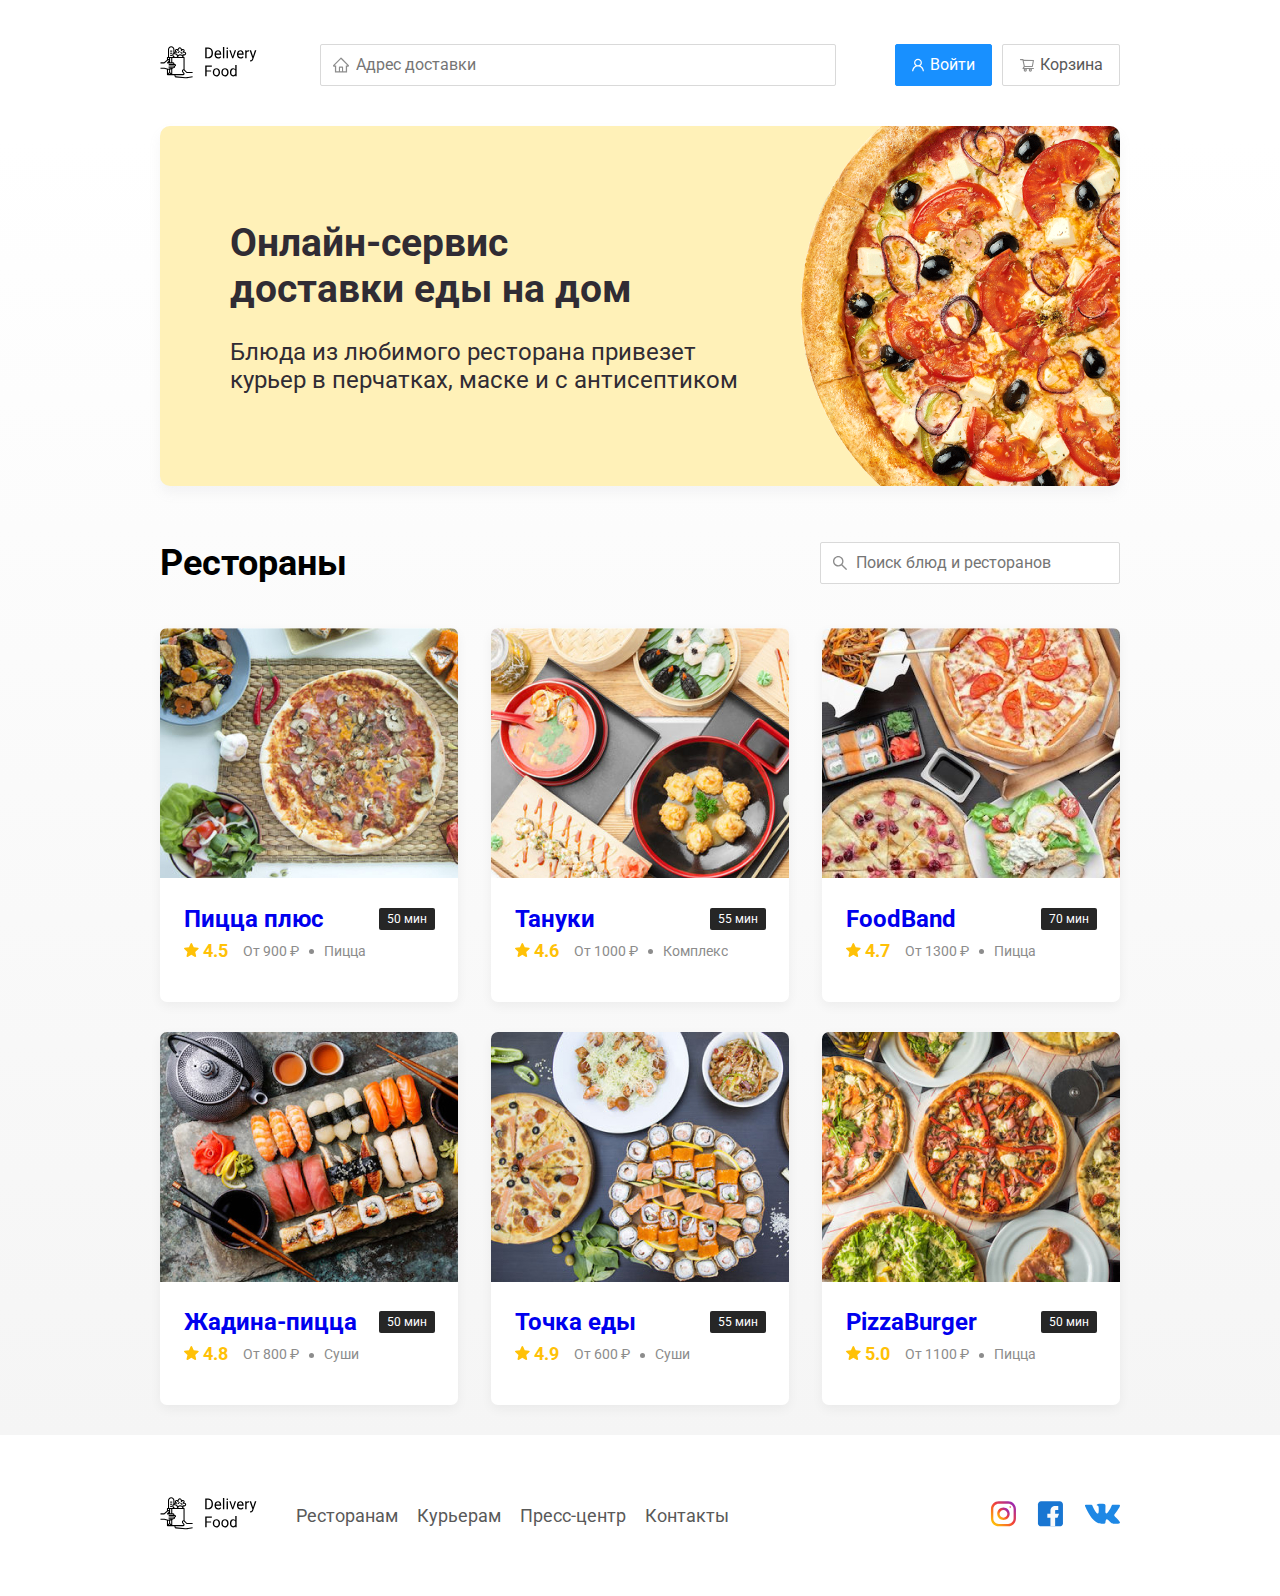
<file: index.html>
<!DOCTYPE html>
<html lang="ru">
<head>
    <meta charset="UTF-8">
    <meta name="viewport" content="width=device-width, initial-scale=1.0">
    <title>Delivery food - доставка еды на дом</title>
    <link href="https://fonts.googleapis.com/css?family=Roboto:400,700&display=swap&subset=cyrillic" rel="stylesheet">
    <link rel="stylesheet" href="css/normalize.css">
    <link rel="stylesheet" href="css/style.css">
</head>
<body>
    <div class="container">
        <header class="header">
            <a href="index.html"><img src="img/logo.svg" alt="logo" class="logo"></a>
            <input type="text" class="input input-address" placeholder="Адрес доставки">
            <div class="buttons">
                <button class="button button-primary">
                    <img src="img/user.svg" alt="user" class="button-icon">
                    <span class="button-text">Войти</span>
                </button>
                <button class="button">
                    <img src="img/shopping-cart.svg" alt="shopping-cart" class="button-icon">
                    <span class="button-text">Корзина</span>
                </button>
            </div>
        </header>
    </div>
    <!-- container -->
    <main class="main">
        <div class="container">
          <section class="promo">
              <h1 class="promo-title">Онлайн-сервис <br/>доставки еды на дом</h1>
              <p class="promo-text">Блюда из любимого ресторана привезет курьер в перчатках, маске и с антисептиком</p>
          </section>
          <section class="restaurants">
              <div class="section-heading">
                  <h2 class="section-title">Рестораны</h2>
                  <input type="text" class="input input-search" placeholder="Поиск блюд и ресторанов">
              </div>
              <div class="cards">
                  <a href="restaurant.html" class="card">
                      <img src="img/image.jpg" alt="image" class="card-image">
                      <div class="card-text">
                          <div class="card-heading">
                              <div class="card-title">Пицца плюс</div>
                              <div class="card-tag tag">50 мин</div>
                          </div>
                          <!-- /.card-heading -->
                          <div class="card-info">
                              <div class="rating"><img src="img/rating.svg" alt="rating" class="rating-star"> 4.5</div>
                              <div class="price">От 900 ₽</div>
                              <div class="category">Пицца</div>
                          </div>
                          <!-- /.card-info -->
                      </div>
                      <!-- /.card-text -->
                  </a>
                  <!-- /.card -->
  
                  <a href="restaurant.html" class="card">
                      <img src="img/image-2.jpg" alt="image" class="card-image">
                      <div class="card-text">
                          <div class="card-heading">
                              <div class="card-title">Тануки</div>
                              <div class="card-tag tag">55 мин</div>
                          </div>
                          <!-- /.card-heading -->
                          <div class="card-info">
                              <div class="rating"><img src="img/rating.svg" alt="rating" class="rating-star"> 4.6</div>
                              <div class="price">От 1000 ₽</div>
                              <div class="category">Комплекс</div>
                          </div>
                          <!-- /.card-info -->
                      </div>
                      <!-- /.card-text -->
                  </a>
                  <!-- /.card -->
                  
                  <a href="restaurant.html" class="card">
                      <img src="img/image-3.jpg" alt="image" class="card-image">
                      <div class="card-text">
                          <div class="card-heading">
                              <div class="card-title">FoodBand</div>
                              <div class="card-tag tag">70 мин</div>
                          </div>
                          <!-- /.card-heading -->
                          <div class="card-info">
                              <div class="rating"><img src="img/rating.svg" alt="rating" class="rating-star"> 4.7</div>
                              <div class="price">От 1300 ₽</div>
                              <div class="category">Пицца</div>
                          </div>
                          <!-- /.card-info -->
                      </div>
                      <!-- /.card-text -->
                  </a>
                  <!-- /.card -->
  
                  <a href="restaurant.html" class="card">
                      <img src="img/image-4.jpg" alt="image" class="card-image">
                      <div class="card-text">
                          <div class="card-heading">
                              <div class="card-title">Жадина-пицца</div>
                              <div class="card-tag tag">50 мин</div>
                          </div>
                          <!-- /.card-heading -->
                          <div class="card-info">
                              <div class="rating"><img src="img/rating.svg" alt="rating" class="rating-star"> 4.8</div>
                              <div class="price">От 800 ₽</div>
                              <div class="category">Суши</div>
                          </div>
                          <!-- /.card-info -->
                      </div>
                      <!-- /.card-text -->
                  </a>
                  <!-- /.card -->
  
                  <a href="restaurant.html" class="card">
                      <img src="img/image-5.jpg" alt="image" class="card-image">
                      <div class="card-text">
                          <div class="card-heading">
                              <div class="card-title">Точка еды</div>
                              <div class="card-tag tag">55 мин</div>
                          </div>
                          <!-- /.card-heading -->
                          <div class="card-info">
                              <div class="rating"><img src="img/rating.svg" alt="rating" class="rating-star"> 4.9</div>
                              <div class="price">От 600 ₽</div>
                              <div class="category">Суши</div>
                          </div>
                          <!-- /.card-info -->
                      </div>
                      <!-- /.card-text -->
                  </a>
                  <!-- /.card -->
  
                  <a href="restaurant.html" class="card">
                      <img src="img/image-6.jpg" alt="image" class="card-image">
                      <div class="card-text">
                          <div class="card-heading">
                              <div class="card-title">PizzaBurger</div>
                              <div class="card-tag tag">50 мин</div>
                          </div>
                          <!-- /.card-heading -->
                          <div class="card-info">
                              <div class="rating"><img src="img/rating.svg" alt="rating" class="rating-star"> 5.0</div>
                              <div class="price">От 1100 ₽</div>
                              <div class="category">Пицца</div>
                          </div>
                          <!-- /.card-info -->
                      </div>
                      <!-- /.card-text -->
                  </a>
                  <!-- /.card -->
  
              </div>
              <!-- /.cards -->
          </section>
        </div>
        <!-- /.container -->
    </main>
    <footer class="footer">
        <div class="container">
            <div class="footer-block">
                <a href="index.html"><img src="img/logo.svg" alt="logo" class="logo footer-logo"></a>
                <nav class="footer-nav">
                    <a href="#" class="footer-link">Ресторанам </a>
                    <a href="#" class="footer-link">Курьерам</a>
                    <a href="#" class="footer-link">Пресс-центр</a>
                    <a href="#" class="footer-link">Контакты</a>
                </nav>
                <div class="social-links">
                    <a href="#" class="social-link"><img src="img/instagram.svg" alt="instagram"></a>
                    <a href="#" class="social-link"><img src="img/fb.svg" alt="facebook"></a>
                    <a href="#" class="social-link"><img src="img/vk.svg" alt="vk.com"></a>
                </div>
            </div>
        </div>
    </footer>
</body>
</html>
</file>
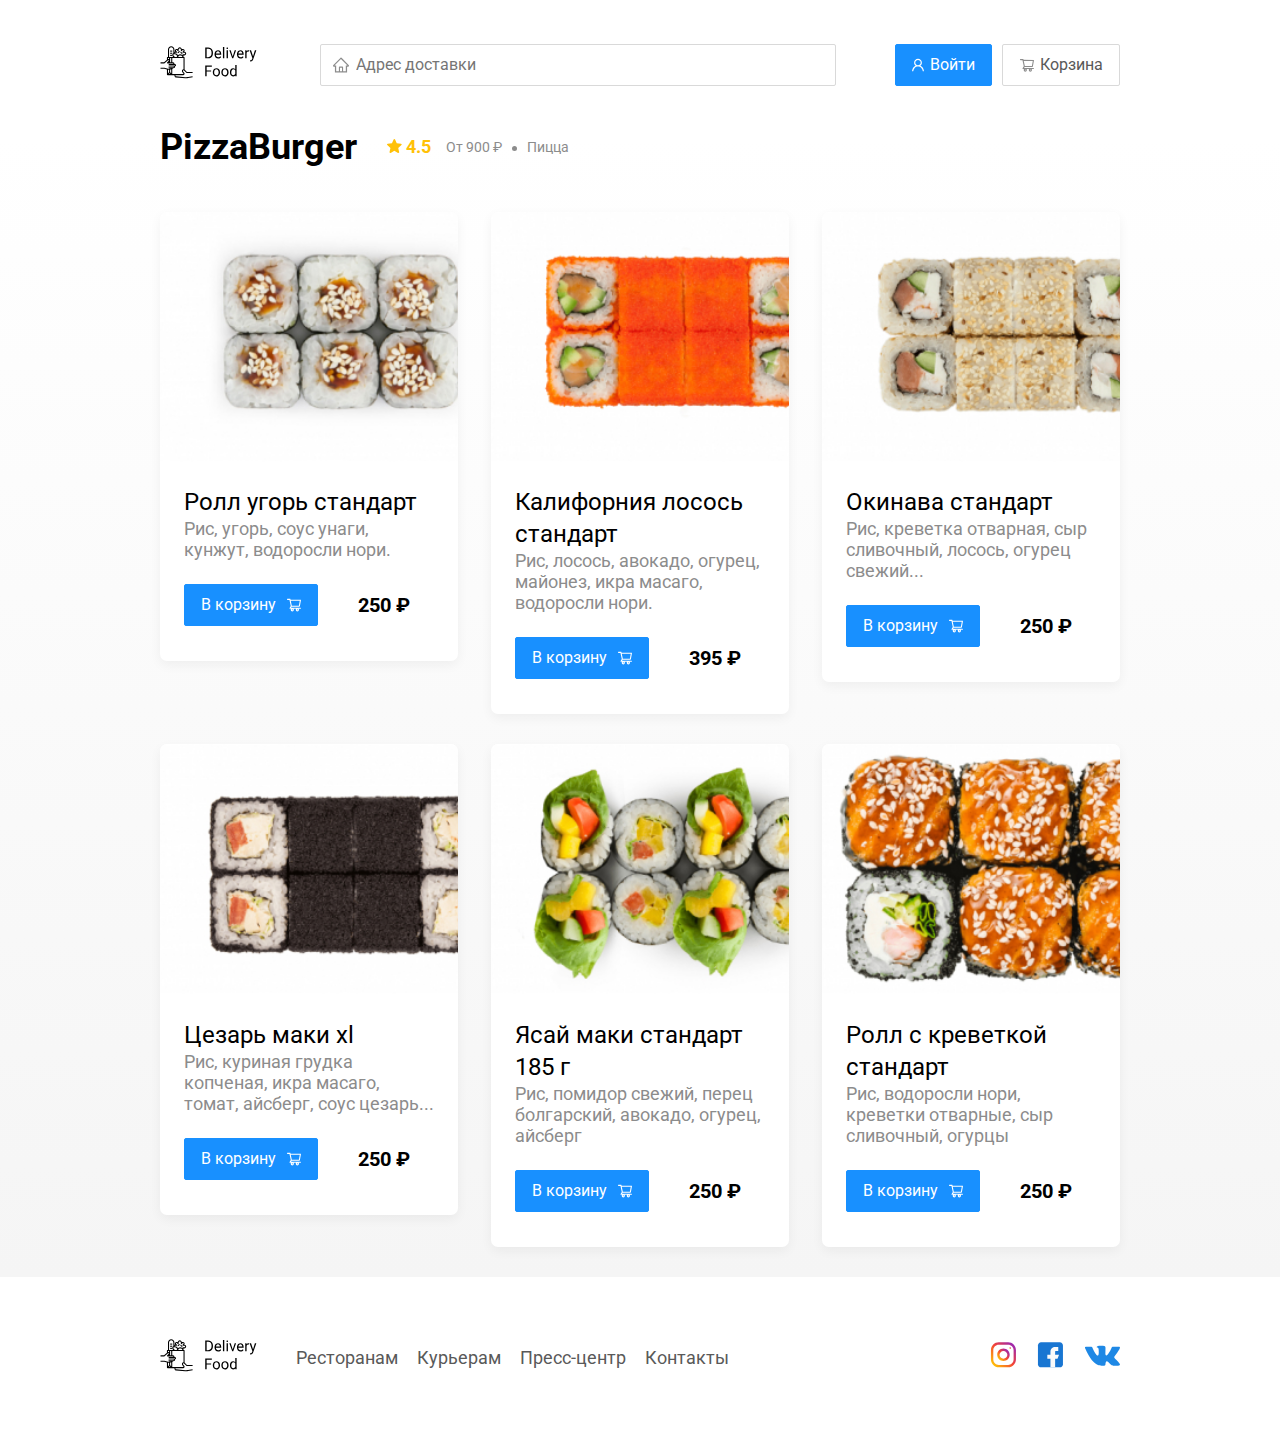
<file: restaurant.html>
<!DOCTYPE html>
<html lang="ru">
<head>
    <meta charset="UTF-8">
    <meta name="viewport" content="width=device-width, initial-scale=1.0">
    <title>PizzaBurger - доставка еды на дом</title>
    <link href="https://fonts.googleapis.com/css?family=Roboto:400,700&display=swap&subset=cyrillic" rel="stylesheet">
    <link rel="stylesheet" href="css/normalize.css">
    <link rel="stylesheet" href="css/animate.css">
    <link rel="stylesheet" href="css/style.css">
</head>
<body>
    <div class="container">
        <header class="header">
            <a href="index.html"><img src="img/logo.svg" alt="logo" class="logo"></a>
            <input type="text" class="input input-address" placeholder="Адрес доставки">
            <div class="buttons">
                <button class="button button-primary">
                    <img src="img/user.svg" alt="user" class="button-icon">
                    <span class="button-text">Войти</span>
                </button>
                <button class="button" id="cart-button">
                    <img src="img/shopping-cart.svg" alt="shopping-cart" class="button-icon">
                    <span class="button-text">Корзина</span>
                </button>
            </div>
        </header>
        <!-- header -->
    </div>
    <!-- container -->
    <main class="main">
        <div class="container">
          <section class="restaurants">
              <div class="section-heading">
                  <h2 class="section-title">PizzaBurger</h2>
                  <div class="card-info">
                    <div class="rating"><img src="img/rating.svg" alt="rating" class="rating-star"> 4.5</div>
                    <div class="price">От 900 ₽</div>
                    <div class="category">Пицца</div>
                  </div>
                  <!-- /.card-info -->
                </div>
              <div class="cards">
                  <div class="card wow fadeInUp" data-wow-delay="0.2s">
                      <img src="img/image_r.jpg" alt="image" class="card-image">
                      <div class="card-text">
                          <div class="card-heading">
                              <div class="card-title card-title-reg">Ролл угорь стандарт</div>
                          </div>
                          <!-- /.card-heading -->
                          <div class="card-info">
                              <div class="ingredients">Рис, угорь, соус унаги, кунжут, водоросли нори.</div>
                          </div>
                          <!-- /.card-info -->
                          <div class="card-buttons">
                              <button class="button button-primary">
                                  <span class="button-card-text">В корзину</span>
                                  <img src="img/shopping-cart-white.svg" alt="shopping-cart" class="button-card-image">
                              </button>
                              <strong class="card-price-bold">250 ₽</strong>
                          </div>
                      </div>
                      <!-- /.card-text -->
                  </div>
                  <!-- /.card -->
  
                  <div class="card wow fadeInUp" data-wow-delay="0.4s">
                      <img src="img/image_r2.jpg" alt="image" class="card-image">
                      <div class="card-text">
                        <div class="card-heading">
                            <div class="card-title card-title-reg">Калифорния лосось стандарт</div>
                        </div>
                        <!-- /.card-heading -->
                        <div class="card-info">
                            <div class="ingredients">Рис, лосось, авокадо, огурец, майонез, икра масаго, водоросли нори.</div>
                        </div>
                        <!-- /.card-info -->
                        <div class="card-buttons">
                            <button class="button button-primary">
                                <span class="button-card-text">В корзину</span>
                                <img src="img/shopping-cart-white.svg" alt="shopping-cart" class="button-card-image">
                            </button>
                            <strong class="card-price-bold">395 ₽</strong>
                        </div>
                    </div>
                    <!-- /.card-text -->
                  </div>
                  <!-- /.card -->
                  
                  <div class="card wow fadeInUp" data-wow-delay="0.6s">
                      <img src="img/image_r3.jpg" alt="image" class="card-image">
                      <div class="card-text">
                        <div class="card-heading">
                            <div class="card-title card-title-reg">Окинава стандарт</div>
                        </div>
                        <!-- /.card-heading -->
                        <div class="card-info">
                            <div class="ingredients"> Рис, креветка отварная, сыр сливочный, лосось, огурец свежий...</div>
                        </div>
                        <!-- /.card-info -->
                        <div class="card-buttons">
                            <button class="button button-primary">
                                <span class="button-card-text">В корзину</span>
                                <img src="img/shopping-cart-white.svg" alt="shopping-cart" class="button-card-image">
                            </button>
                            <strong class="card-price-bold">250 ₽</strong>
                        </div>
                    </div>
                    <!-- /.card-text -->
                  </div>
                  <!-- /.card -->
  
                  <div class="card wow fadeInUp" data-wow-delay="0.2s">
                      <img src="img/image_r4.jpg" alt="image" class="card-image">
                      <div class="card-text">
                        <div class="card-heading">
                            <div class="card-title card-title-reg">Цезарь маки хl</div>
                        </div>
                        <!-- /.card-heading -->
                        <div class="card-info">
                            <div class="ingredients">Рис, куриная грудка копченая, икра масаго, томат, айсберг, соус цезарь...</div>
                        </div>
                        <!-- /.card-info -->
                        <div class="card-buttons">
                            <button class="button button-primary">
                                <span class="button-card-text">В корзину</span>
                                <img src="img/shopping-cart-white.svg" alt="shopping-cart" class="button-card-image">
                            </button>
                            <strong class="card-price-bold">250 ₽</strong>
                        </div>
                    </div>
                    <!-- /.card-text -->
                  </div>
                  <!-- /.card -->
  
                  <div class="card wow fadeInUp" data-wow-delay="0.4s">
                      <img src="img/image_r5.jpg" alt="image" class="card-image">
                      <div class="card-text">
                        <div class="card-heading">
                            <div class="card-title card-title-reg">Ясай маки стандарт 185 г</div>
                        </div>
                        <!-- /.card-heading -->
                        <div class="card-info">
                            <div class="ingredients">Рис, помидор свежий, перец болгарский, авокадо, огурец, айсберг</div>
                        </div>
                        <!-- /.card-info -->
                        <div class="card-buttons">
                            <button class="button button-primary">
                                <span class="button-card-text">В корзину</span>
                                <img src="img/shopping-cart-white.svg" alt="shopping-cart" class="button-card-image">
                            </button>
                            <strong class="card-price-bold">250 ₽</strong>
                        </div>
                    </div>
                    <!-- /.card-text -->
                  </div>
                  <!-- /.card -->
  
                  <div class="card wow fadeInUp" data-wow-delay="0.6s">
                      <img src="img/image_r6.jpg" alt="image" class="card-image">
                      <div class="card-text">
                        <div class="card-heading">
                            <div class="card-title card-title-reg">Ролл с креветкой стандарт</div>
                        </div>
                        <!-- /.card-heading -->
                        <div class="card-info">
                            <div class="ingredients">Рис, водоросли нори, креветки отварные, сыр сливочный, огурцы</div>
                        </div>
                        <!-- /.card-info -->
                        <div class="card-buttons">
                            <button class="button button-primary">
                                <span class="button-card-text">В корзину</span>
                                <img src="img/shopping-cart-white.svg" alt="shopping-cart" class="button-card-image">
                            </button>
                            <strong class="card-price-bold">250 ₽</strong>
                        </div>
                    </div>
                    <!-- /.card-text -->
                  </div>
                  <!-- /.card -->
  
              </div>
              <!-- /.cards -->
          </section>
        </div>
        <!-- /.container -->
    </main>
    <footer class="footer">
        <div class="container">
            <div class="footer-block">
                <a href="index.html"><img src="img/logo.svg" alt="logo" class="logo footer-logo"></a>
                <nav class="footer-nav">
                    <a href="#" class="footer-link">Ресторанам </a>
                    <a href="#" class="footer-link">Курьерам</a>
                    <a href="#" class="footer-link">Пресс-центр</a>
                    <a href="#" class="footer-link">Контакты</a>
                </nav>
                <div class="social-links">
                    <a href="#" class="social-link"><img src="img/instagram.svg" alt="instagram"></a>
                    <a href="#" class="social-link"><img src="img/fb.svg" alt="facebook"></a>
                    <a href="#" class="social-link"><img src="img/vk.svg" alt="vk.com"></a>
                </div>
            </div>
        </div>
    </footer>
    <div class="modal">
        <div class="modal-dialog">
            <div class="modal-header">
                <h3 class="modal-title">Корзина</h3>
                <button class="close">&times;</button>
            </div>
            <!-- modal-header -->
            <div class="modal-body">
                <div class="food-row">
                    <span class="food-name">Рол угорь стандарт</span>
                    <strong class="food-price">250 ₽</strong>
                    <div class="food-counter">
                        <button class="counter-button">-</button>
                        <span class="counter">1</span>
                        <button class="counter-button">+</button>
                    </div>
                </div>
                <!-- /.food-row -->
                <div class="food-row">
                    <span class="food-name">Рол угорь стандарт</span>
                    <strong class="food-price">250 ₽</strong>
                    <div class="food-counter">
                        <button class="counter-button">-</button>
                        <span class="counter">1</span>
                        <button class="counter-button">+</button>
                    </div>
                </div>
                <!-- /.food-row -->
                <div class="food-row">
                    <span class="food-name">Рол угорь стандарт</span>
                    <strong class="food-price">250 ₽</strong>
                    <div class="food-counter">
                        <button class="counter-button">-</button>
                        <span class="counter">1</span>
                        <button class="counter-button">+</button>
                    </div>
                </div>
                <!-- /.food-row -->
                <div class="food-row">
                    <span class="food-name">Рол угорь стандарт</span>
                    <strong class="food-price">250 ₽</strong>
                    <div class="food-counter">
                        <button class="counter-button">-</button>
                        <span class="counter">1</span>
                        <button class="counter-button">+</button>
                    </div>
                </div>
                <!-- /.food-row -->
            </div>
            <!-- /.modal-body -->
            <div class="modal-footer">
                <span class="modal-pricetag">1250 ₽</span>
                <div class="footer-buttons">
                    <button class="button button-primary">Оформить заказ</button>
                    <button class="button">Отмена</button>
                </div>
            </div>
            <!-- /.modal-footer -->
        </div>
    </div>
<script src="js/wow.min.js"></script>
    <script src="js/main.js"></script>
</body>
</html>
</file>
<file: css/style.css>
*{
    box-sizing: border-box;
}
body{
    font-family: 'Roboto', sans-serif;
    padding-top: 44px;
}
.container{
    max-width: 1200px;
    margin: auto;
}
.header{
    display: flex;
    align-items: center;
    justify-content: space-between;
    margin-bottom: 40px;
}
.input{
    background: #FFFFFF;
    border: 1px solid #D9D9D9;
    border-radius: 2px;
    font-size: 16px;
    line-height: 24px;
    padding: 8px;
    padding-left: 35px;
    background-repeat: no-repeat;
    background-position: left 11px center;
}
.input-address{
flex: 0.8;
background-image: url(../img/home.svg);
}
.input-search{
    width: 300px;
    background-image: url(../img/search.svg);
    margin-left: auto;
}   
.buttons{
    display: flex;
    align-items: center;
}
.button{
    display: flex;
    align-items: center;
    padding: 8px 16px;
    background: #FFFFFF;
    border: 1px solid #D9D9D9;
    box-shadow: 0px 0px 2px rgba(0, 0, 0, 0.0015);
    border-radius: 2px;
    color: #595959;
    font-size: 16px;
    line-height: 24px;
}
.button-primary{
    background: #1890FF;
    border: 1px solid #1890FF;
    color: #fff;
    margin-right: 10px;
}
.button-icon{
    margin-right: 6px;
}
.button-card-text{
    margin-right: 10px;
}
.main{
    background: linear-gradient(180deg, rgba(245, 245, 245, 0) 1.04%, #F5F5F5 100%);
}
.promo{
    box-shadow: 0px 7px 12px rgba(158, 158, 163, 0.1);
    background: #FFF1B8 url(../img/promo-image.png) no-repeat top -100px right -247px / 924px;
    border-radius: 10px;
    padding: 68px 70px;
    margin-bottom: 56px;
}
.promo-title{
    font-style: normal;
    font-weight: bold;
    font-size: 39px;
    line-height: 46px;
    color: #302C34;
}
.promo-text{
    font-style: normal;
    font-weight: normal;
    font-size: 24px;
    line-height: 28px;
    color: #302C34;
    max-width: 538px;
}
.section-heading{
    display: flex;
    align-items: center;
    margin-bottom: 44px;
}
.section-title{
    font-style: normal;
    font-weight: bold;
    font-size: 36px;
    line-height: 42px;
    margin: 0;
    color: #000000;
    margin-right: 30px;
}
.cards{
    display: flex;
    align-items: flex-start;
    justify-content: space-between;
    flex-wrap: wrap;
}
.card{
    background: #FFFFFF;
    box-shadow: 0px 4px 12px rgba(0, 0, 0, 0.05);
    border-radius: 7px;
    overflow: hidden;
    margin-bottom: 30px;
    flex-basis: 31%;
    text-decoration: none;
}
.card-image{
    width: 384px;
    height: 250px;
    object-fit: cover;
}
.card-text{
    padding-top: 20px;
    padding-left: 24px;
    padding-right: 23px;
    padding-bottom: 35px;
}
.card-heading{
    display: flex;
    align-items: center;
    justify-content: space-between;
}
.card-title{
    margin: 0;
    font-style: normal;
    font-weight: bold;
    font-size: 24px;
    line-height: 32px;
}
.card-title-reg{
    font-weight: 400;
}
.card-tag{
    font-style: normal;
    font-weight: normal;
    font-size: 12px;
    line-height: 20px;
    color: #ffffff;
    background: #262626;
    border-radius: 2px;
    padding: 1px 8px;
}
.card-info{
    display: flex;
    align-items: center;
    flex-wrap: wrap;
}
.card-buttons{
    display: flex;
    align-items: center;
    margin-top: 24px;
}
.card-price-bold{
    font-weight: bold;
    font-size: 20px;
    line-height: 32px;
    margin-left: 30px;
}
.rating{
    margin-right: 26px;
    color: #FFC107;
    font-weight: bold;
    font-size: 18px;
    line-height: 32px;
}
.category, .price{
    font-size: 18px;
    line-height: 32px;
    color: #8C8C8C;
}
.price{
    margin-right: 10px;
}
.ingredients{
    font-size: 18px;
    line-height: 21px;
    color: #8C8C8C;
}
.category{
    text-overflow: ellipsis;
    overflow: hidden;
    white-space: nowrap;
    max-width: 150px;
}
.price::after{
    content:"";
    width: 5px;
    height: 5px;
    background-color: #8C8C8C;
    display: inline-block;
    vertical-align: middle;
    border-radius: 50%;
    margin-left: 10px;
}
.footer{
    padding: 60px 0;
}
.footer-block{
    display: flex;
    align-items: center;
    justify-content: space-between;
}
.footer-nav{
    margin-left: 35px;
    margin-right: auto;
}
.footer-link{
    display: inline-block;
    color: #595959;
    font-style: normal;
    font-weight: normal;
    font-size: 18px;
    line-height: 21px;
    text-decoration: none;
}
.footer-link:not(:last-child){
    margin-right: 15px;
}
.social-links{
    display: flex;
    align-items: center;
}
.social-link:not(:last-child){
    margin-right: 21px;
}

.modal{
    display: none;
    position: fixed;
    left: 0;
    top: 0;
    width: 100%;
    height: 100%;
    background: rgba(0, 0, 0, 0.4);
}
.is-open{
    display: flex;
}
.modal-dialog{
    margin: auto;
    max-width: 780px;
    width: 95%;
    background: #FFFFFF;
    border-radius: 5px;
    padding: 40px 45px;
}
.modal-header{
    display: flex;
    align-items: center;
    justify-content: space-between;
    margin-bottom: 45px;
}
.modal-title{
    margin: 0;
    font-weight: bold;
    font-size: 36px;
    line-height: 42px;
}
.close{
    font-size: 36px;
    border: none;
    background-color: transparent;
}
.modal-body{
    margin-bottom: 52px;
}
.food-row{
    display: flex;
    align-items: flex-start;
    justify-content: space-between;
    padding-bottom: 8px;
    border-bottom: 1px solid #D9D9D9;
    margin-bottom: 15px;
}
.food-name{
    font-weight: normal;
    font-size: 18px;
    line-height: 32px;
}
.food-price{
    margin-left: auto;
    margin-right: 47px;
    font-weight: bold;
    font-size: 20px;
    line-height: 32px;
}
.food-counter{
    display: flex;
    align-items: center;
}
.counter-button{
    display: flex;
    align-items: center;
    justify-content: center;
    width: 39px;
    height: 32px;
    background: #FFFFFF;
    border: 1px solid #40A9FF;
    box-sizing: border-box;
    border-radius: 2px;
    font-weight: normal;
    font-size: 14px;
    line-height: 22px;
    color: #40A9FF;
}
.counter{
    font-size: 16px;
    line-height: 24px;
    margin-left: 13px;
    margin-right: 13px;
}
.modal-footer{
    display: flex;
    align-items: center;
    justify-content: space-between;
}
.modal-pricetag{
    background: #262626;
    border-radius: 5px;
    padding: 15px 20px;
    color: #fff;
    font-size: 20px;
    line-height: 23px;
}
.footer-buttons{
    display: flex;
    align-items: center;
}

@media(max-width:1366px){
    .container{
        max-width: 960px;
    }
    .promo{
        background-position: center right -300px;
        background-size: 750px;
    }
    .rating{
        margin-right: 15px;
    }
    .category, .price{
        font-size: 14px;
    }
}

@media(max-width: 992px){
    .container{
        max-width: 750px;
    }
    .promo{
        padding: 50px;
        background-size: 500px;
        background-position: center right -200px;
    }
    .promo-text{
        font-size: 18px;
        max-width: 400px;
    }
    .card{
        flex-basis: 49%;
    }
    .footer-link{
        font-size: 14px;
    }
}

@media(max-width: 768px){
    .input-address{
        max-width: 37%;
    }
    .container{
        max-width: 560px;
    }
    .card-info{
        flex-wrap: wrap;
    }
    .card.rating{
        flex-basis: 100%;
    }
    .card-title{
        font-size: 18px;
    }
    .promo{
        background-size: 400px;
        background-position: bottom 50px right -200px;
    }
    .promo-title{
        font-size: 24px;
        line-height: 1.4;
    }
    .promo-text{
        margin-top: 0;
    }
}

@media(max-width: 578px){
    .container{
        width: 90%;
    }
    .header{
        flex-wrap: wrap;
    }
    .input-address{
        max-width: 100%;
        margin-top: 15px;
        order: 5;
        flex: 1;
    }
    .promo{
        background-image: none;
    }
    .promo-title{
        margin-bottom: 10px;
    }
    .section-title{
        font-size: 20px;
    }
    .card{
        flex-basis: 100%;
    }
    .card-image{
        width: 100%;
    }
    .footer{
        padding: 30px 0;
    }
    .footer-block{
        align-items: flex-start;
    }
    .footer-nav{
        margin-left: 0;
        margin-right: 0;
        order: 0;
        display: flex;
        flex-direction: column;
    }
    .footer-logo{
        margin-right: 15px;
        order: 1;
    }
    .social-links{
        order: 2;
    }
}

@media(max-width: 480px){
    .button-text{
        display: none;
    }
    .button{
        min-height: 40px;
    }
    .button-icon{
        margin: 0;
    }
    .promo{
        padding: 20px;
    }
    .section-heading{
        flex-wrap: wrap;
    }
    .footer-block{
        flex-wrap: wrap;
        flex-direction: column;
        align-items: center;
    }
    .footer-logo{
        order: 0;
        margin-bottom: 20px;
    }
    .footer-nav{
        margin-bottom: 20px;
        align-items: center;
    }
    .footer-link:not(:last-child){
        margin-right: 0;
    }
}
</file>
